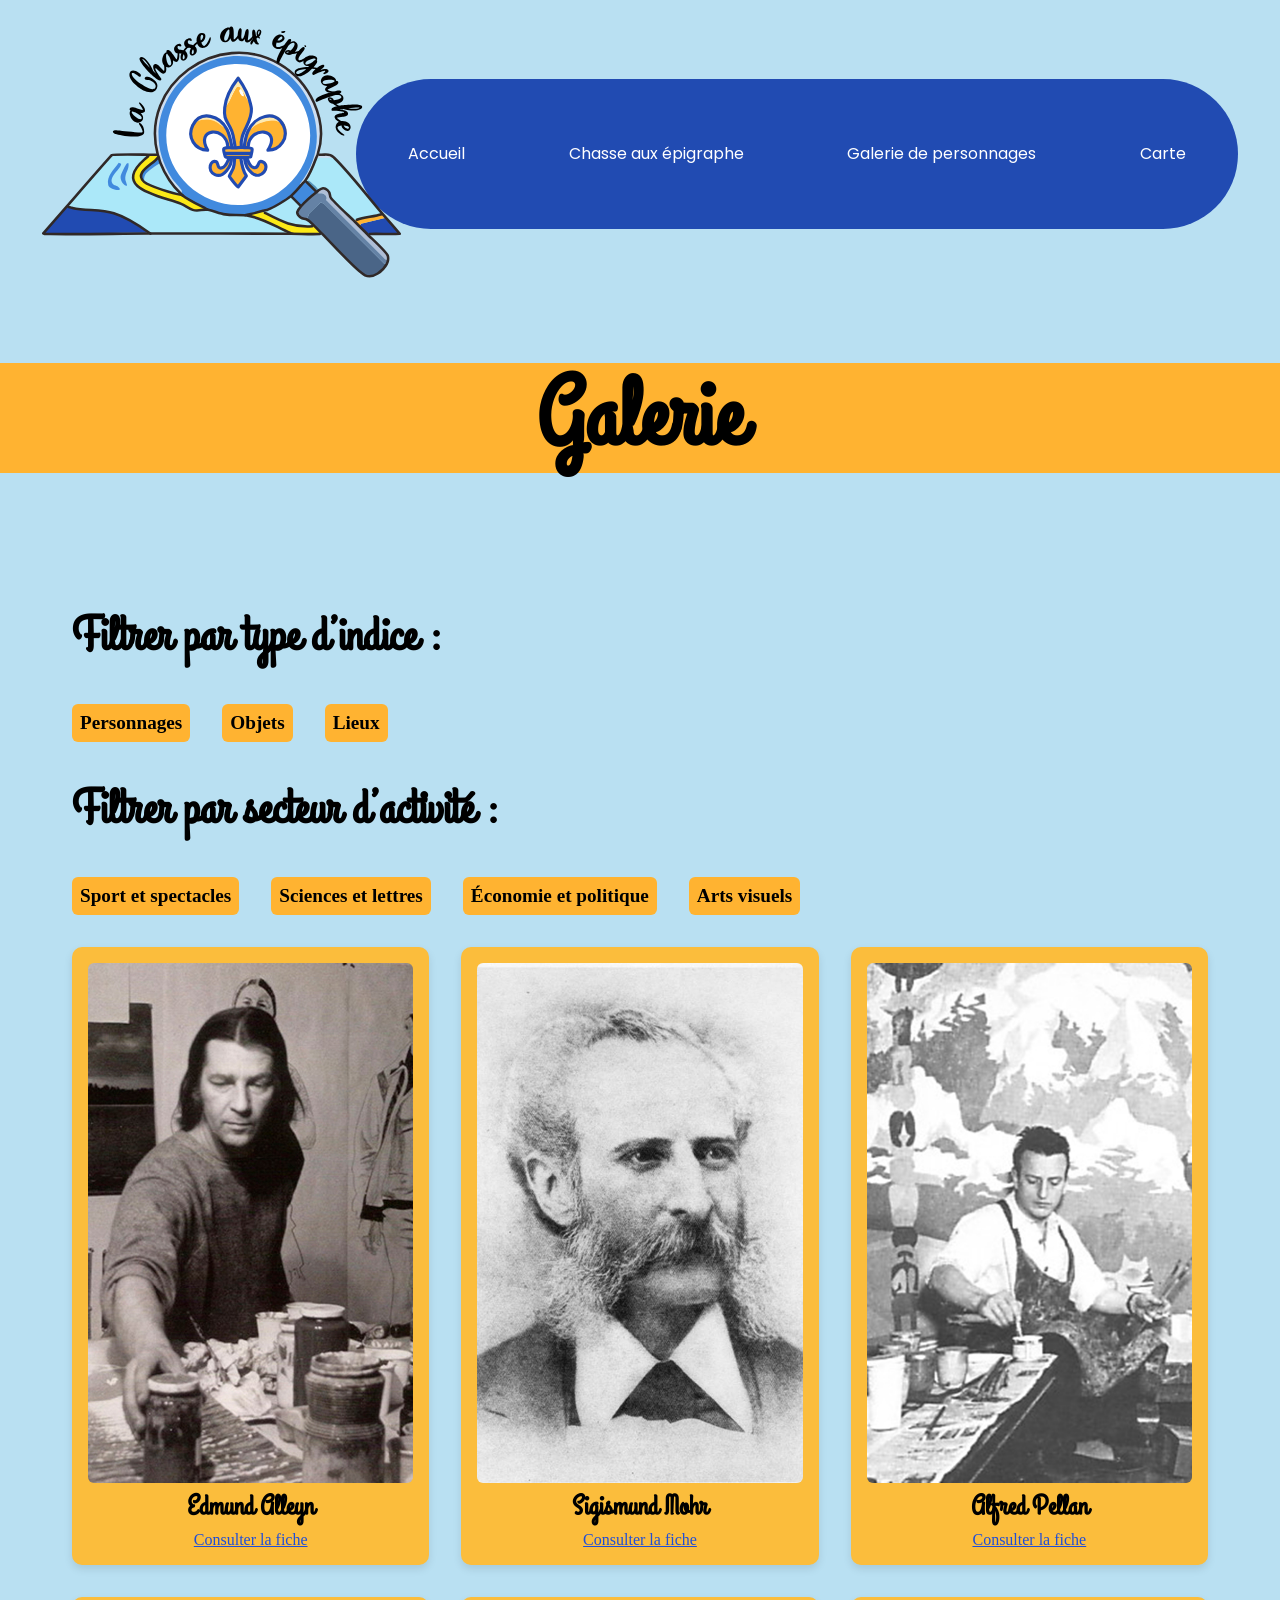
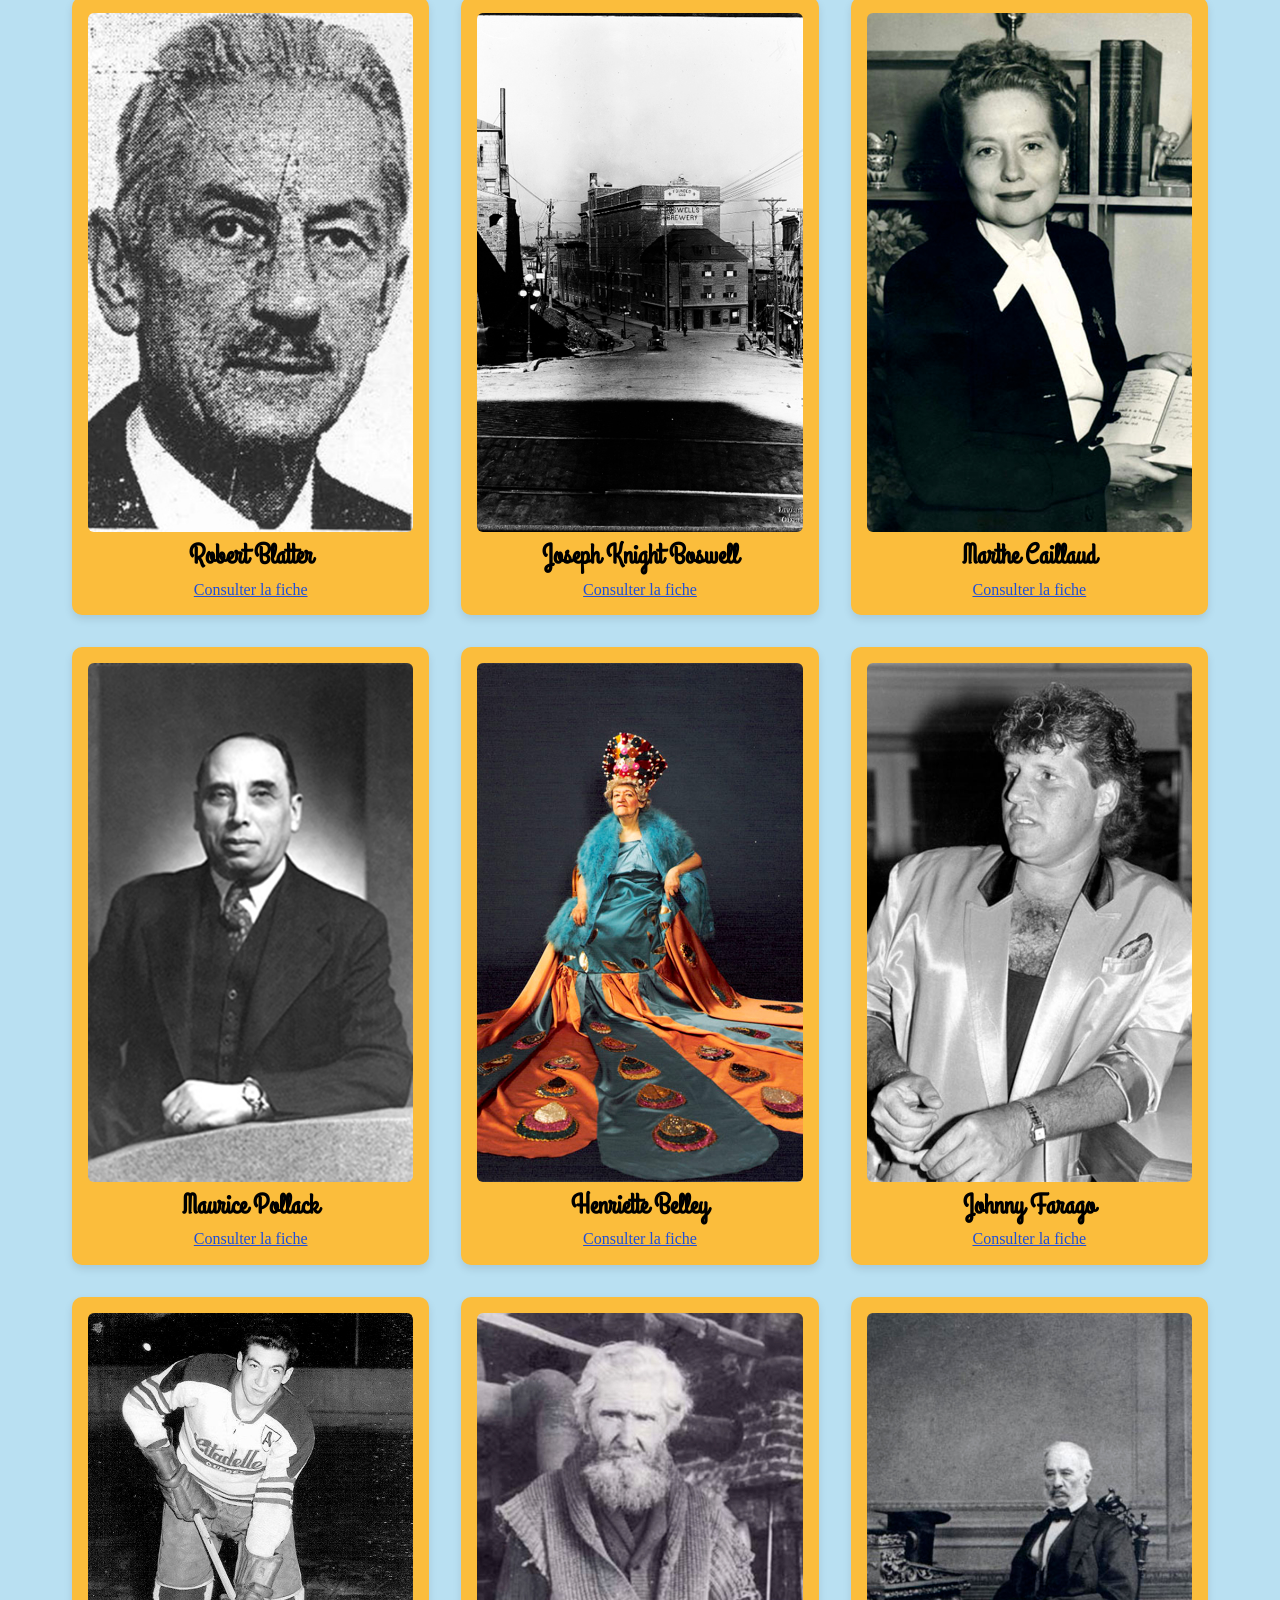
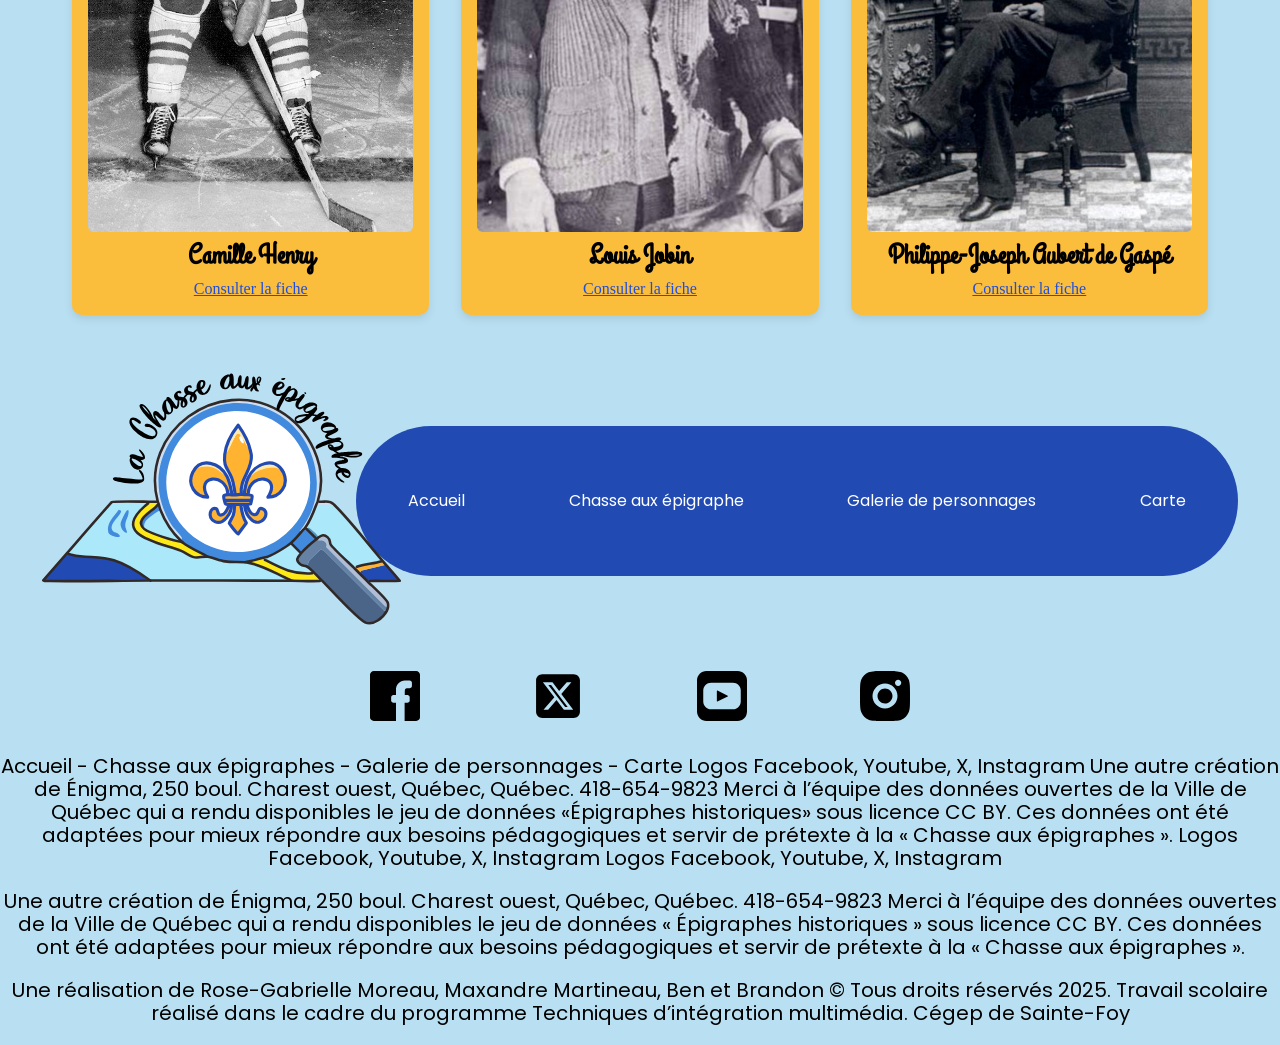
<file: galerie/index.html>
<!DOCTYPE html>
<html lang="fr">
<head>
    <meta charset="utf-8">
    <meta name="viewport" content="initial-scale=1, width=device-width">

    <link rel="stylesheet" href="../assets/css/galerie.css" />

    <title>Galerie de Personnages</title>
    <meta name="description" content="Découvrez la galerie de personnages historiques.">
		<meta name="viewport" content="width=device-width, initial-scale=1.0">
           <link rel="icon" type="image/png" href="../assets/logo/SVG/Fichier 7logo_epigraphe.svg">

		<script defer src="../assets/js/menu.js"></script>
        <script defer src="../assets/js/filtre.js"></script>
</head>
<body>
<header class="entete" role="banner">
<div class ="conteneur">
            
                <a href="../accueil/index.html" class="logo">
                    <img src="../assets/logo/SVG/Fichier 7logo_epigraphe.svg" alt="Logo Chasse aux épigraphe"></a>
                    <nav class="nav nav--closed">
                        <ul class="nav__list">
                        <li><a class="nav__link" href="../accueil/index.html">Accueil</a></li>
                        <li><a class="nav__link" href="../chasse/index.html">Chasse aux épigraphe</a></li>
                        <li><a class="nav__link" href="../galerie/index.html">Galerie de personnages</a></li>
                        <li><a class="nav__link" href="../carte/index.html">Carte</a></li>
                    </ul>

            </nav>
        </div>
</header>
<h1 id="contenu" class="titre--principal">Galerie</h1>
  <div class="galerie-de-personnages">
        <div class="filtre-indice">
                <h2>Filtrer par type d’indice :</h2>
                <ul>
                    <li><button class="filtres__bouton" data-critere="1">Personnages</button></li>
                    <li><button class="filtres__bouton" data-critere="2">Objets</button></li>
                    <li><button class="filtres__bouton" data-critere="3">Lieux</button></li>
                </ul>
            </div>
        <section class="filtres">
            <div class="filtre-secteur">
                <h2>Filtrer par secteur d’activité :</h2>
                <ul>
                    <li><button class="filtres__bouton" data-critere="4">Sport et spectacles</button></li>
                    <li><button class="filtres__bouton" data-critere="5">Sciences et lettres</button></li>
                    <li><button class="filtres__bouton" data-critere="6">Économie et politique</button></li>
                    <li><button class="filtres__bouton" data-critere="7">Arts visuels</button></li>
                </ul>
            </div>
            
        </section>

        <section class="personnages-grid">
            <article class="personnage-card" data-critere="1,7">
 
                <picture class="personnage_card">
                    <source media="(max-width: 614px)" srcset="../assets/images/images-Galerie-et-fiche-personnages/307x490/e0001_edmund_alleyn.jpg">
                    <source media="(min-width: 615px)" srcset="../assets/images/images-Galerie-et-fiche-personnages/614x980/e0001_edmund_alleyn.jpg">
                    <img src="../assets/images/images-Galerie-et-fiche-personnages/307x405/e0001_edmund_alleyn.jpg" alt="Portrait de Edmund Alleyn">
                  </picture>
                <h3>Edmund Alleyn</h3>
                <a class="consulter-fiche" href="../fiches/index.html?id=e0001">Consulter la fiche</a>
            </article>

            <article class="personnage-card" data-critere="1,5">
                <picture class="personnage_card">
                    <source media="(max-width: 614px)" srcset="../assets/images/images-Galerie-et-fiche-personnages/307x490/e0019_sigismund-mohr.jpg">
                    <source media="(min-width: 615px)" srcset="../assets/images/images-Galerie-et-fiche-personnages/614x980/e0019_sigismund-mohr.jpg">
                    <img src="../assets/images/images-Galerie-et-fiche-personnages/307x405/e0019_sigismund-mohr.jpg" alt="Portrait de Sigismund Mohr">
                  </picture>
                <h3>Sigismund Mohr</h3>
                <a class="consulter-fiche" href="../fiches/index.html?id=e0019">Consulter la fiche</a>
            </article>

            <article class="personnage-card" data-critere="2,7">
                <picture class="personnage_card">
                    <source media="(max-width: 614px)" srcset="../assets/images/images-Galerie-et-fiche-personnages/307x490/e0021_alfred-pellan.jpg">
                    <source media="(min-width: 615px)" srcset="../assets/images/images-Galerie-et-fiche-personnages/614x980/e0021_alfred-pellan.jpg">
                    <img src="../assets/images/images-Galerie-et-fiche-personnages/307x405/e0021_alfred-pellan.jpg" alt="Portrait de Alfred Pellan">
                  </picture>
                <h3>Alfred Pellan</h3>
                <a class="consulter-fiche" href="../fiches/index.html?id=e0021">Consulter la fiche</a>
            </article>

            <article class="personnage-card" data-critere="3,5">
                <picture class="personnage_card">
                    <source media="(max-width: 614px)" srcset="../assets/images/images-Galerie-et-fiche-personnages/307x490/e0005_robert_blatter_2.jpg">
                    <source media="(min-width: 615px)" srcset="../assets/images/images-Galerie-et-fiche-personnages/614x980/e0005_robert_blatter_2.jpg">
                    <img src="../assets/images/images-Galerie-et-fiche-personnages/307x405/e0005_robert_blatter_2.jpg" alt="Portrait de Robert Blatter">
                  </picture>
                <h3>Robert Blatter</h3>
                <a class="consulter-fiche" href="../fiches/index.html?id=e0005">Consulter la fiche</a>
            </article>

            <article class="personnage-card" data-critere="2,6">
                <picture class="personnage_card">
                    <source media="(max-width: 614px)" srcset="../assets/images/images-Galerie-et-fiche-personnages/307x490/e0007_josephknight_boswell.jpg">
                    <source media="(min-width: 615px)" srcset="../assets/images/images-Galerie-et-fiche-personnages/614x980/e0007_josephknight_boswell.jpg">
                    <img src="../assets/images/images-Galerie-et-fiche-personnages/307x405/e0007_josephknight_boswell.jpg" alt="Joseph Knight Boswell">
                  </picture>
                <h3>Joseph Knight Boswell</h3>
                <a class="consulter-fiche" href="../fiches/index.html?id=e0007">Consulter la fiche</a>
            </article>

            <article class="personnage-card" data-critere="1,6">
                <picture class="personnage_card">
                    <source media="(max-width: 614px)" srcset="../assets/images/images-Galerie-et-fiche-personnages/307x490/e0008_marthe_caillaudSimard.jpg">
                    <source media="(min-width: 615px)" srcset="../assets/images/images-Galerie-et-fiche-personnages/614x980/e0008_marthe_caillaudSimard.jpg">
                   <img src="../assets/images/images-Galerie-et-fiche-personnages/307x405/e0008_marthe_caillaudSimard.jpg" alt="Marthe Caillaud">
                  </picture>
                <h3>Marthe Caillaud</h3>
                <a class="consulter-fiche" href="../fiches/index.html?id=e0008">Consulter la fiche</a>
            </article>

            <article class="personnage-card" data-critere="3,6">
                <picture class="personnage_card">
                    <source media="(max-width: 614px)" srcset="../assets/images/images-Galerie-et-fiche-personnages/307x490/e0022_maurice_pollack.jpg">
                    <source media="(min-width: 615px)" srcset="../assets/images/images-Galerie-et-fiche-personnages/614x980/e0022_maurice_pollack.jpg">
                   <img src="../assets/images/images-Galerie-et-fiche-personnages/307x405/e0022_maurice_pollack.jpg" alt="Maurice Pollack">
                  </picture>
                <h3>Maurice Pollack</h3>
                <a class="consulter-fiche" href="../fiches/index.html?id=e0022">Consulter la fiche</a>
            </article>

             <article class="personnage-card" data-critere="2,4">
                <picture class="personnage_card">
                    <source media="(max-width: 614px)" srcset="../assets/images/images-Galerie-et-fiche-personnages/307x490/e0004_henriette_belley.jpg">
                    <source media="(min-width: 615px)" srcset="../assets/images/images-Galerie-et-fiche-personnages/614x980/e0004_henriette_belley.jpg">
                    <img src="../assets/images/images-Galerie-et-fiche-personnages/307x405/e0004_henriette_belley.jpg" alt="Henriette Belley">
                  </picture>
                <h3>Henriette Belley</h3>
                <a class="consulter-fiche" href="../fiches/index.html?id=e0004">Consulter la fiche</a>
            </article>

            <article class="personnage-card" data-critere="3,4">
                <picture class="personnage_card">
                    <source media="(max-width: 614px)" srcset="../assets/images/images-Galerie-et-fiche-personnages/307x490/e0012_johnny-farago.jpg">
                    <source media="(min-width: 615px)" srcset="../assets/images/images-Galerie-et-fiche-personnages/614x810/e0012_johnny-farago.jpg">
                    <img src="../assets/images/images-Galerie-et-fiche-personnages/614x810/e0012_johnny-farago.jpg" alt="Johnny Farago">
                  </picture>
                <h3>Johnny Farago</h3>
                <a class="consulter-fiche" href="../fiches/index.html?id=e0012">Consulter la fiche</a>
            </article>

            
            

            <article class="personnage-card" data-critere="1,4">
                <picture class="personnage_card">
                    <source media="(max-width: 614px)" srcset="../assets/images/images-Galerie-et-fiche-personnages/307x490/e0015_camille_henry.jpg">
                    <source media="(min-width: 615px)" srcset="../assets/images/images-Galerie-et-fiche-personnages/614x980/e0015_camille_henry.jpg">
                    <img src="../assets/images/images-Galerie-et-fiche-personnages/307x405/e0015_camille_henry.jpg" alt="Portrait de Camille Henry">
                  </picture>
                <h3>Camille Henry</h3>
                <a class="consulter-fiche" href="../fiches/index.html?id=e0015">Consulter la fiche</a>
            </article>

            

            <article class="personnage-card" data-critere="3,7">

                <picture class="personnage_card">
                    <source media="(max-width: 614px)" srcset="../assets/images/images-Galerie-et-fiche-personnages/307x490/e0016_louis_jobin.jpg">
                    <source media="(min-width: 615px)" srcset="../assets/images/images-Galerie-et-fiche-personnages/614x980/e0016_louis_jobin.jpg">
                    <img src="../assets/images/images-Galerie-et-fiche-personnages/307x405/e0016_louis_jobin.jpg" alt="Portrait de Louis Jobin">
                  </picture>
                <h3>Louis Jobin</h3>
                <a class="consulter-fiche" href="../fiches/index.html?id=e0016">Consulter la fiche</a>
            </article>

            

            <article class="personnage-card" data-critere="2,5">
                <picture class="personnage_card">
                    <source media="(max-width: 614px)" srcset="../assets/images/images-Galerie-et-fiche-personnages/307x490/e0002_aubert_degaspe.jpg">
                    <source media="(min-width: 615px)" srcset="../assets/images/images-Galerie-et-fiche-personnages/614x980/e0002_aubert_degaspe.jpg">
                    <img src="../assets/images/images-Galerie-et-fiche-personnages/307x405/e0002_aubert_degaspe.jpg" alt="Portrait de Philippe-Joseph Aubert">
                  </picture>
                <h3>Philippe-Joseph Aubert de Gaspé</h3>
                <a  class="consulter-fiche" href="../fiches/index.html?id=e0002">Consulter la fiche</a>
            </article>

            

            
        </section>
    </div>
	<footer>
    <div class ="conteneur conteneur__footer">
            
        <a href="../accueil/index.html" class="logo logo__footer">
            <img src="../assets/logo/SVG/Fichier 7logo_epigraphe.svg" alt="Logo Chasse aux épigraphe"></a>
            <nav class="nav nav__footer">
                <ul class="nav__list footer__list">
                <li><a class="nav__link nav__link__footer" href="../accueil/index.html">Accueil</a></li>
                <li><a class="nav__link nav__link__footer" href="../chasse/index.html">Chasse aux épigraphe</a></li>
                <li><a class="nav__link nav__link__footer" href="../galerie/index.html">Galerie de personnages</a></li>
                <li><a class="nav__link nav__link__footer" href="../carte/index.html">Carte</a></li>
            </ul>

    </nav>
</div>
    </div>
    <div class="reseaux-sociaux ">
        <ul class="reseaux-sociaux__list">
            <li class="reseaux-sociaux__item">
                <span>
                    <span class="screen-reader-only"></span>
                    <span class="icone icone--facebook"></span>
                </span>
            </li>
            <li class="reseaux-sociaux__item">
                <span>
                    <span class="screen-reader-only"></span>
                    <span class="icone icone--x"></span>
                </span>
            </li>
            <li class="reseaux-sociaux__item">
                <span>
                    <span class="screen-reader-only"></span>
                    <span class="icone icone--youtube"></span>
                </span>
            </li>
            <li class="reseaux-sociaux__item">
                <span>
                    <span class="screen-reader-only"></span>
                    <span class="icone icone--instagram"></span>
                    <a href="https://www.instagram.com/"></a>
                </span>
            </li>
        </ul>
    </div>
    <p class="copyright">Accueil - Chasse aux épigraphes - Galerie de personnages - Carte



        Logos Facebook, Youtube, X, Instagram
        
        Une autre création de Énigma, 250 boul. Charest ouest, Québec, Québec. 418-654-9823
         Merci à l’équipe des données ouvertes de la Ville de Québec qui a rendu disponibles le jeu de données «Épigraphes historiques» sous licence CC BY. Ces données ont été adaptées pour mieux répondre aux besoins pédagogiques et servir de prétexte à la « Chasse aux épigraphes ».
        
        Logos Facebook, Youtube, X, Instagram

        Logos Facebook, Youtube, X, Instagram  
    </p>
    <p class="copyright">
        Une autre création de Énigma, 250 boul. Charest ouest, Québec, Québec. 418-654-9823
         Merci à l’équipe des données ouvertes de la Ville de Québec qui a rendu disponibles le jeu de données « Épigraphes historiques » sous licence CC BY. Ces données ont été adaptées pour mieux répondre aux besoins pédagogiques et servir de prétexte à la « Chasse aux épigraphes ».
    </p>
    <p class="copyright">

        Une réalisation de Rose-Gabrielle Moreau, Maxandre Martineau, Ben et Brandon © Tous droits réservés 2025. Travail scolaire réalisé dans le cadre du programme Techniques d’intégration multimédia. Cégep de Sainte-Foy</p>
    </p>
</footer>
</body>
</html>
</file>
<file: assets/css/galerie.css>
@charset "UTF-8";

/* @autor rose-gabrielle moreau */

@import "_normalize.css";

/* Utilitaires (variables À DÉFINIR)
   ========================================================================== */
@import "_utilitaires.css";
@import "_style.css";

/* Charte typographique
   ========================================================================== */
@import "_typo.css";

/* Grille
   ========================================================================== */
/* @import "grille.css"; */

/* Menu
   ========================================================================== */
@import "_menu.css";
body {
    background-color: #b9e0f2;
    margin: 0;
    padding: 0;
    position: relative;
}
.filtres__bouton{
    font-family: 'Poppins', sans-serif;
    background-color: var(--color-J);
    outline: none;
    border: none;
    width: 100%;
    display: block;
    padding: .5rem;
    border-radius: 6px;
    font-family: 'Inconsolata';
    font-weight: 700;
    font-size: 1.2rem;
}

.filtre-indice, .filtre-secteur {
    text-align: left;
    margin: 2rem auto;
}

.filtre-indice ul, .filtre-secteur ul {
    display: flex;
    justify-content: left;
    gap: 2rem;
    padding: 0;
    list-style: none;
}

.filtre-indice,
.filtre-secteur {
   cursor: pointer;
}

.galerie-de-personnages {
    max-width: 1200px;
    margin: auto;
    padding: 2rem;
}

.personnages-grid {
    display: grid;
    grid-template-columns: repeat(auto-fit, minmax(307px, 2fr));
    gap: 2rem;
    justify-items: center;
}

.personnage-card {
    background-color: #fbbd3c;
    border-radius: 10px;
    padding: 1rem;
    text-align: center;
    box-shadow: 0 4px 8px rgba(0,0,0,0.1);
    transition: transform 0.3s ease;
}
.consulter-fiche:hover{
    color : #fff
}
.personnage-card:hover {
    background-color: #1f4ed8;
    transform: translateY(-5px);
}
.a:hover:hover {
    color: #fbbd3c;
}

.personnage-card img, .personnage-card picture img {
    max-width: 100%;
    height: auto;
    border-radius: 6px;
    width: 100%;
    height: auto;
    display: block;
}

.personnage-card h3 {
    margin: 0.5rem 0;
    color: #000;
}

.consulter-fiche {
    color: #1f4ed8;
    text-decoration: underline;
    cursor: pointer;
}
</file>
